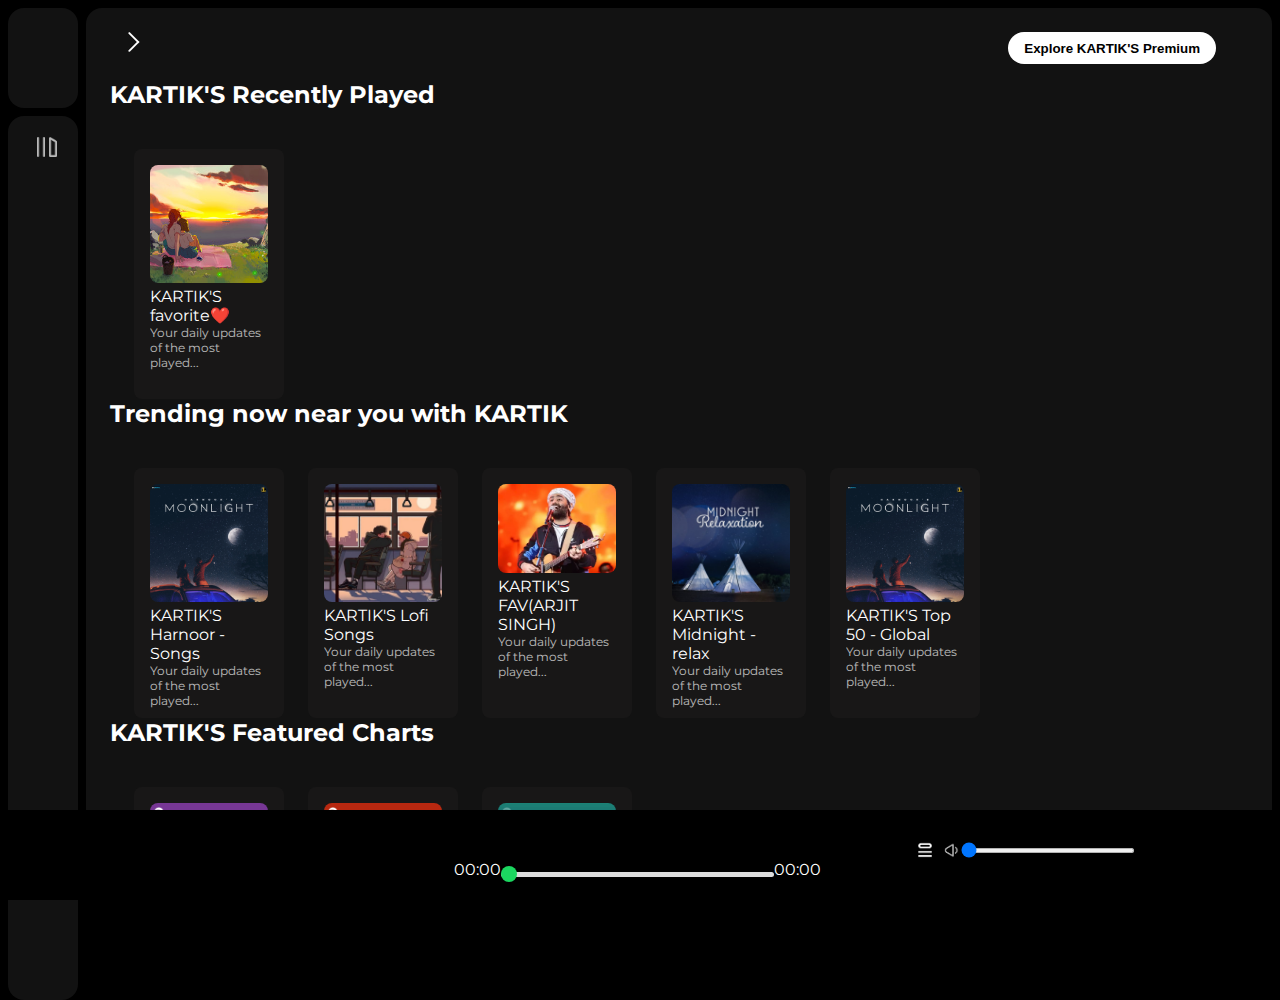
<file: index.html>
<!DOCTYPE html>
<html lang="en">
  <head>
    <meta charset="UTF-8" />
    <meta name="viewport" content="width=device-width, initial-scale=1.0" />
    <link rel="icon" href="./assets/SongWave-fotor-20230720122612.png" />
    <title>KARTIK'S MUSIC SYSTEM</title>
    <link rel="stylesheet" href="style.css" />
    <link rel="stylesheet" href="playlist.css" />
    <link rel="stylesheet" href="home_media.css" />
    <link rel="preconnect" href="https://fonts.googleapis.com" />
    <link rel="preconnect" href="https://fonts.gstatic.com" crossorigin />
    <link rel="manifest" href="./Manifest/manifest.json">
    <link
      href="https://fonts.googleapis.com/css2?family=Montserrat:wght@300;400;500;600;700&display=swap"
      rel="stylesheet"
    />

    <link
      rel="stylesheet"
      href="https://cdnjs.cloudflare.com/ajax/libs/font-awesome/6.4.0/css/all.min.css"
      integrity="sha512-iecdLmaskl7CVkqkXNQ/ZH/XLlvWZOJyj7Yy7tcenmpD1ypASozpmT/E0iPtmFIB46ZmdtAc9eNBvH0H/ZpiBw=="
      crossorigin="anonymous"
      referrerpolicy="no-referrer"
    />
  </head>
  <body>
    <div class="main">
      <!--!  sidebar -->
      <div class="sidebar">
        <!--* navigation -->
        <div class="nav">
          <div class="nav_option">
            <i class="fa-solid fa-house"></i>
            <a href="#" class="dis_none">Home</a>
          </div>
          <div class="nav_option">
            <i class="fa-solid fa-magnifying-glass"></i>
            <a href="#" class="dis_none">Search</a>
          </div>
        </div>

        <!--* library -->
        <div class="library">
          <div class="options">
            <div class="library_option nav_option">
              <button class="library_btn">
                <img src="./assets/library_icon.png" alt="library-icon" />
              </button>
              <a href="#" class="dis_none">Your Library</a>
            </div>
            <div class="icons dis_none">
              <i class="fa-solid fa-plus"></i>
              <i class="fa-solid fa-arrow-right"></i>
            </div>
          </div>

          <div class="lib_boxes dis_none">
            <div class="box">
              <p class="box_p1">Create your first playlist with KARTIK'S songwave</p>
              <p class="box_p2">It's easy, we'll help you</p>
              <button class="badge">Create playlist</button>
            </div>
          </div>
          <div class="lib_boxes dis_none">
            <div class="box">
              <p class="box_p1">Let's find some podcasts to follow</p>
              <p class="box_p2">We'll keep you updated on new episodes</p>
              <button class="badge">Brows podcast</button>
            </div>
          </div>
        </div>
      </div>

      <!--!  main_content -->
      <div class="main_content bg_main">
        <!--* sticky navbar -->
        <div class="sticky_nav">
          <div class="sticky_nav_icons">
            <a href="playlist.html">
              <img src="./assets/forward_icon.png" alt="forward_icon"
            /></a>
          </div>
          <div class="sticky_nav_options">
            <button class="badge nav_item hide">Explore KARTIK'S Premium</button>
            <button class="badge nav_item dark_badge download_app">
              <i class="fa-regular fa-circle-down " style="margin-right: 7px"></i
              >Download App
            </button>
            <i class="fa-regular fa-user nav_item"></i>
          </div>
        </div>
 
        <!--*  Card section -->
        <div class="img_after_sticky_nav none">
          <h2><br><br><br></h2>
          <p>
            (cool. <br />
            music everyday)
          </p>
          <a href="playlist.html" class="listen_now">
            <i class="fa-solid fa-play"></i>
            <p>Listen now</p></a
          >
        </div>

        <h2 class="card_heading">KARTIK'S Recently Played</h2>
        <div class="cards_conntainer">
          <a href="playlist.html">
            <div class="card">
              <img
                src="./assets/chill.jpg"
                alt="card1img"
                class="card_img"
              />
              <p class="card_title">KARTIK'S favorite❤️</p>
              <p class="card_info">Your daily updates of the most played...</p>
            </div></a
          >
        </div>

        <h2 class="card_heading">Trending now near you with KARTIK</h2>
        <div class="cards_conntainer">
          <a href="./harnoor/hrnoor.html">
            <div class="card">
              <img
                src="./assets/Harnoor.jpg"
                alt="card1img"
                class="card_img"
              />
              <p class="card_title">KARTIK'S Harnoor - Songs</p>
              <p class="card_info">Your daily updates of the most played...</p>
            </div></a
          >

          <a href="playlist.html">
            <div class="card">
              <img
                src="./assets/mind relax lofi song.jpg"
                alt="card1img"
                class="card_img"
              />
              <p class="card_title">KARTIK'S Lofi Songs</p>
              <p class="card_info">Your daily updates of the most played...</p>
            </div>
          </a>

          <a href="playlist.html">
            <div class="card">
              <img
                src="./assets/arjit singh.webp"
                alt="card1img"
                class="card_img"
              />
              <p class="card_title">KARTIK'S FAV(ARJIT SINGH)</p>
              <p class="card_info">Your daily updates of the most played...</p>
            </div>
          </a>

          <a href="playlist.html">
            <div class="card">
              <img
                src="./assets/midnight relaxing.jpg"
                alt="card1img"
                class="card_img"
              />
              <p class="card_title">KARTIK'S Midnight - relax</p>
              <p class="card_info">Your daily updates of the most played...</p>
            </div>
          </a>

          <a href="/harnoor/hrnoor.html">
            <div class="card">
              <img
                src="./assets/Harnoor.jpg"
                alt="card1img"
                class="card_img"
              />
              <p class="card_title">KARTIK'S Top 50 - Global</p>
              <p class="card_info">Your daily updates of the most played...</p>
            </div>
          </a>
        </div>

        <h2 class="card_heading">KARTIK'S Featured Charts</h2>
        <div class="cards_conntainer">
        <a href="playlist.html">
          <div class="card">
            <img src="./assets/card5img.jpeg" alt="card1img" class="card_img" />
            <p class="card_title">Top Songs - Global</p>
            <p class="card_info">Your daily updates of the most played...</p>
          </div>
        </a>

<a href="playlist.html">
  <div class="card">
    <img src="./assets/card6img.jpeg" alt="card1img" class="card_img" />
    <p class="card_title">KARTIK'S Top Songs - India</p>
    <p class="card_info">Your daily updates of the most played...</p>
  </div>
</a>
      
         <a href="playlist.html"> <div class="card">
          <img src="./assets/card1img.jpeg" alt="card1img" class="card_img" />
          <p class="card_title">KARTIK'S Top 50 - Global</p>
          <p class="card_info">Your daily updates of the most played...</p>
        </div></a>
        </div>
        <div class="footer">
          <div class="line"></div>
        </div>
      </div>

      <!--!   music player -->
      <div class="music_player">
        <!--*   Album -->
        <div class="album"></div>

        <!--*   music player -->
        <div class="player">
          <div class="player_control">
          <a href="playlist.html"><i class="fa-solid fa-hand-point-right player_control_icon" ></i></a>
            <i class="fa-solid fa-backward-step player_control_icon"></i>
            <a href="playlist.html">
              <i
                class="fa-solid fa-circle-play player_control_icon"
                style="opacity: 1; font-size: 2rem"
              ></i
            ></a>
            <i class="fa-solid fa-forward-step player_control_icon"></i>
            <i class="fa-solid fa-reply player_control_icon"></i>
          </div>
          <div class="playback_bar">
            <span class="curr_time">00:00</span>
            <input
              type="range"
              min="0"
              max="100"
              class="porgress_bar"
              step="1"
              value="0"
            />
            <span class="tot_time">00:00</span>
          </div>
        </div>

        <!--*   controls -->
        <div class="controls">
          <img
            src="./assets/controls_icon3.png"
            alt="controls_icon3"
            class="controls_icons"
            style="height: 1.2rem"
          />
          <img
            src="./assets/controls_icon5.png"
            alt="controls_icon5"
            class="controls_icons"
          />
          <input
            type="range"
            min="0"
            max="100"
            step="1"
            value="0"
            class="volume_range"
          />
        </div>
      </div>
    </div>
    
    <script src="responsive.js"></script>
    <script type="text/javascript" src="./Manifest/add_home_screen.js"></script>
  </body>
</html>
</file>
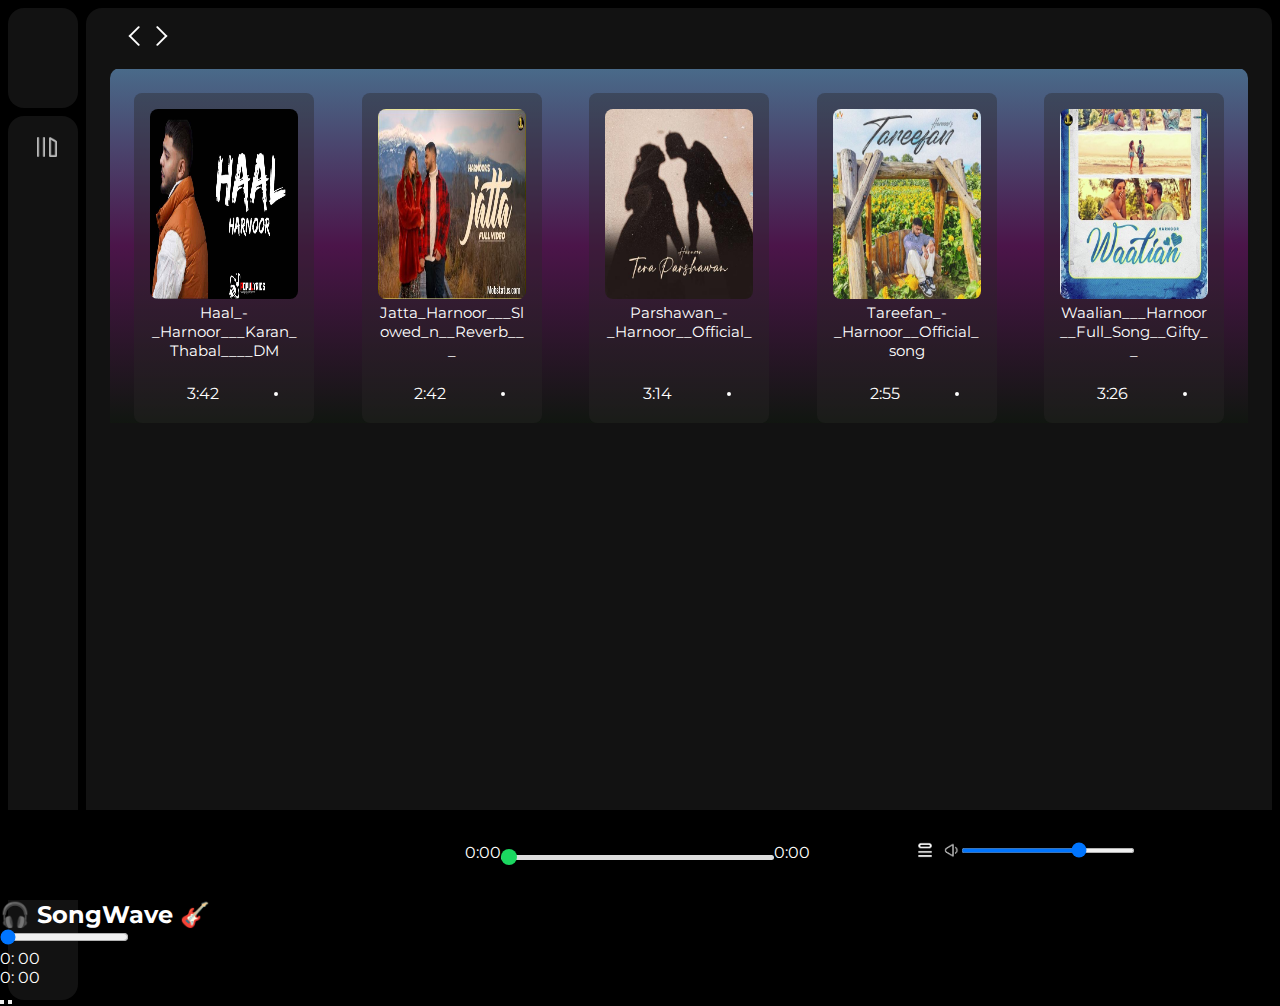
<file: harnoor/hrnoor.html>
<!DOCTYPE html>
<html lang="en">
  <head>
    <meta charset="UTF-8" />
    <meta name="viewport" content="width=device-width, initial-scale=1.0" />
    <link rel="icon" href="../assets/SongWave-fotor-20230720122612.png" />
    <title>SongWave - Harnoor: playlist</title>
    <link rel="stylesheet" href="/style.css" />
    <link rel="stylesheet" href="/playlist.css" />
    <link rel="stylesheet" href="/playlist_media.css" />
    <link rel="stylesheet" href="/playbox.css" />
    <link rel="preconnect" href="https://fonts.googleapis.com" />
    <link rel="preconnect" href="https://fonts.gstatic.com" crossorigin />
    <link
      href="https://fonts.googleapis.com/css2?family=Montserrat:wght@300;400;500;600;700&display=swap"
      rel="stylesheet"
    />

    <link
      rel="stylesheet"
      href="https://cdnjs.cloudflare.com/ajax/libs/font-awesome/6.4.0/css/all.min.css"
      integrity="sha512-iecdLmaskl7CVkqkXNQ/ZH/XLlvWZOJyj7Yy7tcenmpD1ypASozpmT/E0iPtmFIB46ZmdtAc9eNBvH0H/ZpiBw=="
      crossorigin="anonymous"
      referrerpolicy="no-referrer"
    />
  </head>
  <body>
    <div id="container1">
      <div class="main bg_main">
        <!--!  sidebar -->
        <div class="sidebar">
          <!--* navigation -->
          <div class="nav">
            <div class="nav_option">
              <i class="fa-solid fa-house"></i>
              <a href="index.html" class="dis_none">Home</a>
            </div>
            <div class="nav_option">
              <i class="fa-solid fa-magnifying-glass"></i>
              <a href="#" class="dis_none">Search</a>
            </div>
          </div>

          <!--* library -->
          <div class="library">
            <div class="options">
              <div class="library_option nav_option">
                <button class="library_btn">
                  <img src="../assets/library_icon.png" alt="library-icon" />
                </button>
                <a href="#" class="dis_none">Your Library</a>
              </div>
              <div class="icons dis_none">
                <i class="fa-solid fa-plus"></i>
                <i class="fa-solid fa-arrow-right"></i>
              </div>
            </div>

            <div class="lib_boxes dis_none">
              <div class="box">
                <p class="box_p1">Create your first playlist</p>
                <p class="box_p2">It's easy, we'll help you</p>
                <button class="badge">Create playlist</button>
              </div>
            </div>
            <div class="lib_boxes dis_none">
              <div class="box">
                <p class="box_p1">Let's find some podcasts to follow</p>
                <p class="box_p2">We'll keep you updated on new episodes</p>
                <button class="badge">Brows podcast</button>
              </div>
            </div>
          </div>
        </div>
 
        <!--!  main_content -->
        <div class="main_content bg_main">
          <!--* sticky navbar -->
          <div class="sticky_nav">
            <div class="sticky_nav_icons">
              <a href="/index.html">
                <img src="../assets/backward_icon.png" alt="backward_icon"
              /></a>
              <img
                src="../assets/forward_icon.png"
                alt="forward_icon"
                class="hide"
              />
            </div>
            <div class="sticky_nav_options">
            
              <i class="fa-regular fa-user nav_item"></i>
            </div>
          </div>

          <!--*  Playlist section -->
          <div class="playlist">
            <div class="playlist_header" id="playlist_header"></div>
            <div class="play_shuffle_btn none">
              <button id="playlist_play_btn">
                <i class="fa-solid fa-play" id="playlist_play_btn_icon"></i>
                <p>play</p>
              </button>
              <button>
                <i class="fa-solid fa-shuffle"></i>
                <p>shuffle</p>
              </button>
            </div>

            <div class="songs" id="songsCon">
              <h2 class="none">Top Tracks</h2>
            </div>
            <!-- songs div end -->
          </div>
          <!-- playlist div end -->
        </div>
        <!--main_Content div end-->

        <!--!   music player -->
        <div class="music_player">
          <!--*   Album -->
          <div class="album d_none" id="album"></div>

          <!--*   music player -->
          <div class="player">
            <div class="player_control">
              <i
                class="pointer fa-solid fa-hand-point-right player_control_icon"  id="goto_playabr"
              ></i>
              <i
                class="pointer fa-solid fa-backward-step player_control_icon"
                id="pre_song_btn"
              ></i>
              <i
                class="pointer fa-solid fa-circle-play player_control_icon"
                style="opacity: 1; font-size: 2rem"
                id="master_player"
              ></i>
              <i
                class="pointer fa-solid fa-forward-step player_control_icon"
                id="next_song_btn"
              ></i>
              <i class="pointer fa-solid fa-reply player_control_icon" id="reply_btn"></i>
            </div>
            <div class="playback_bar">
              <span id="min_runing">0</span>: <span id="sec_runing">00</span>
              <input
                type="range"
                min="0"
                max="100"
                class="porgress_bar"
                id="inp_range"
                value="0"
              />
              <span id="min_totel">0</span>: <span id="sec_totel">00</span>
            </div>
          </div>

          <!--*   controls -->
          <div class="controls d_none">
            <img
              src="../assets/controls_icon3.png"
              alt="controls_icon3"
              class="controls_icons"
              style="height: 1.2rem"
            />
            <img
              src="../assets/controls_icon5.png"
              alt="controls_icon5"
              class="controls_icons"
            />
            <input
              type="range"
              min="0"
              max="100"
              step="1"
              value="70"
              class="volume_range"
              id="volume_rang"
            />
          </div>
        </div>
      </div>
    </div>

    <!--!  playbar-------------------------------------------------------- -->
    <!-- ? container2 -->
    <div id="container2">
      <!--!play box-->
      <div class="container_play" >
        <div class="center_play">
          <h2 class="chillM"><a href="/index.html">🎧 SongWave 🎸</a></h2>

        <div id="container_play_album">
         
        </div>
        
            <!--!Range-->
            <div class="inr">
              <input type="range" max="100" min="0" id="inp_range_pb" value="0" />
              <p id="runing_time">
                <span id="min_runing_pb">0</span>: <span id="sec_runing_pb">00</span>
              </p>
              <p id="total_time">
                <span id="min_totel_pb">0</span>: <span id="sec_totel_pb">00</span>
              </p>
            </div>

          <!--!buttons-->

          <div class="icons">
            <i class="fa-solid fa-backward-step fa-2x music" id="previous"></i>
            <i
              class="fa-regular fa-circle-play fa-2x music"
              id="masterplay_playbox"
            ></i>

            <i class="fa-solid fa-forward-step fa-2x music" id="next"></i>
          </div>

       

        </div>
        
 

        <div class="homeicons_playlist">
       
     <button>   <a href="/index.html">   <i
      class="fa-solid fa-house-chimney-crack bu_icon"
    ></i></a></button>

<button class="playlist_btn_playbox">          <i class="fa-brands fa-playstation bu_icon"></i></button>
        </div>


      </div>
    </div>

    <script src="harnoor.js"></script>
    <script src="/responsive.js"></script>
 
  </body>
</html>
</file>
<file: style.css>
*{
    margin: 0;
    padding: 0;
    box-sizing: border-box;
}
body{
    font-family: 'Montserrat', sans-serif;
    background-color: #000;
    color: #fff;
    margin: 0;
    overflow: hidden;
}
.main{
    display: flex;
    height: 100vh;
    padding: 0.5rem;
    
}
.sidebar{
    background-color: #000000;
    width: 70px;
    border-radius: 1rem; /** 16px */
    margin-right: 0.5rem;
  
}

.main_content{
    background-color:#121212;
    flex: 1;
    border-radius: 1rem;
    overflow: auto;
    padding: 0 1.5rem 0  1.5rem;
}
.music_player{
    background-color: rgb(0, 0, 0);
    position: fixed;
    bottom: 0;
    width: 100%;
    height: 90px;
}
a{
    text-decoration: none;
    color: white;
}
.nav{
    background-color: #121212;
    border-radius: 1rem;
    display: flex;
    flex-direction: column;
    justify-content: center;
    height: 100px;
    padding: 0.75rem 0.5rem;
}
.nav_option{
    line-height: 2.5rem;
    opacity: 0.7;
    padding: 0.5rem 0.80rem;
}
.nav_option i{
    font-size: 1.25rem;
}
.nav_option a{
    font-size: 1rem;
    margin-left: 1rem;
}
.nav_option:hover{
    opacity: 1;
}
.library{
    background-color: #121212;
    border-radius: 1rem;
    height: 100%;
    margin-top: 0.5rem;
    padding: 0.5rem 1rem;
}
.options{
    display: flex;
    justify-content: space-between;
    align-items: center;

}
.library_option img{
    height: 1.25rem;
    width: 1.25rem;
}
.icons{
    font-size: 1.3rem;
    display: flex;
}
.icons i{
    opacity: 0.7;
    margin-right: 1rem;
}
.icons i:hover{
    opacity: 1;
    cursor: pointer;
}
.box{
    height: fit-content;
  /*   height: 8rem; */
    background-color: #292727;
    border-radius: 0.75rem;
    margin: 0.75rem 0 1.75rem 0;
    padding: 0.71rem 1.25rem;
}
.box_p1{
    font-size: 1rem;
    font-weight: 500;
}
.box_p2{
    font-size: 0.75rem;
    opacity: 0.8;
}
.badge{
    background-color: #fff;
    color: black;
    border: none;
    border-radius: 100px;
    padding: 0.25rem 1rem;
    font-weight: 700;
    margin-top: 0.5rem;
    height: 2rem;
    width: fit-content;
    
}
.sticky_nav{
    position: sticky;
    top: 0;
    background-color: #121212;
    display: flex;
    justify-content: space-between;
    align-items: center;
    padding: 1rem 0;
    z-index: 99;
}
.sticky_nav_icons{
 margin-left: 0.75rem;
}
.sticky_nav_options{
    display: flex;
    justify-content: center;
    align-items: center;
   
}
.nav_item{
    margin-right: 1rem;
}
.dark_badge{
    background-color: #000;
    color: white;
}


@media screen and (max-width:1000px) {
    .hide{
        display: none;
    }
}

.card{
    background-color: #29272743;
    width: 150px;
    border-radius: 0.5rem;
    padding: 1rem;
    margin-left: 1.5rem;
    transition: all 0.5s;
    margin-top: 1rem;
    height: 250px;
}
.card:hover{
    background-color: #292727;
}
.cards_conntainer{
    display: flex;
    flex-wrap: wrap;
    margin-top: 1.5rem;

}
.card_img{
    width: 100%;
    border-radius: 0.5rem;
}
.card_title{
    font-weight: 600px;
}
.card_info{
    font-size: 0.75rem;
    opacity: 0.7;
}
.footer{
    height: 300px;
    display: flex;
    align-items: center;
    justify-content: center;
}
.line{
    width: 90%;
    height: 30%;
    border-top: 0.5px solid white;
    opacity: 0.4;
}

.music_player{
    display: flex;
    justify-content: space-between;
    align-items: center;
    padding-bottom: 10px;
}
.album{
    width: 28%;
    display: flex;
    align-items: center;
    margin: 0.3rem;
 
}
.album_picture{
    margin-right: 10px;
    border-radius: 10px;
    height: 60px;
    width: 60px;
}
.song_ti_name{
    width: fit-content;
    overflow: auto;
   
}
.song_ti_name::-webkit-scrollbar{
    display: none;
}
.album_icon{
    height: 2rem;
    margin-left: 1rem;
}



.player{
    width: 44%;
   
}
.player_control_icon{
    font-size: 1.4rem;
    margin-right: 2rem;
    opacity: 0.7;
    margin-bottom: 0.3rem;
}
.player_control_icon:hover{
    opacity: 1;
}
.player_control{
    display: flex;
    justify-content: center;
    align-items: center;
}
.playback_bar{
    display: flex;
    justify-content: center;
    align-items: center;
}
.porgress_bar{
    appearance: none;
    width: 50%;
    background-color: transparent;
    cursor: pointer;
    padding-top: 10px;
    
}
.porgress_bar::-webkit-slider-runnable-track{
    background-color: #ddd;
    border-radius: 100px;
    height: 0.3rem;
}
.porgress_bar::-webkit-slider-thumb{
    appearance: none;
    height: 1rem;
    width: 1rem;
    background-color: #1bd760;
    border-radius: 50%;
    margin-top: -6px;
    
}
.controls{
    width: 28%;
    display: flex;
    align-items: center;
    margin-right: 30px;
  
}
.controls_icons{
    height: 2rem;
    margin-left: 0.3rem;
}
.volume_range{
    width: 50%;
    height: 5px;
}

.library_btn{
    background-color: transparent;
    border: none;
}
.library_btn:hover{
    cursor: pointer;
}
 
.library_btn{
    padding: 0;
}
.dis_none{
    display: none;
}
.none{
    display: none;
}
</file>
<file: playlist.css>
.playlist {
  height: 76%;
  width: 100%;
  margin: auto;
  padding-top: 1px;
  align-items: center;
  overflow: auto;
  border-radius: 10px;
}
.songs {
  background: linear-gradient(
    rgba(112, 168, 221, 0.59),
    rgba(117, 23, 114, 0.577),
    rgba(7, 59, 3, 0.097)
  );
  display: flex;
  flex-wrap: wrap;
  margin: auto;
  justify-content: center;

}
.playlist::-webkit-scrollbar {
  display: none;
}
.play_h2 {
  text-align: center;
  color: rgb(255, 255, 255);
}
.img_and_title {
  display: flex;
  align-items: center;
  width: 70%;
  padding-left: 10px;
  overflow: auto;
}
.song_cover {
  height: 80px;
  width: 80px;
  border-radius: 30px;
  margin-right: 10px;
}
.time_play_btn {
  display: flex;
  align-items: center;
  justify-content: center;
  width: 100%;
  overflow: auto;
  position: absolute;
  bottom: 20px;
  left: 0%;
}
.song_duration {
  margin-left: 1px;
}
.img_and_title::-webkit-scrollbar {
  display: none;
}
.playsong_btn {
  background-color: transparent;
  color: white;
  border: none;
  cursor: pointer;
  font-size: 15px;
  margin: 0;
}

.song_card {
  background-color: #29272764;
  width: 180px;
  height: 330px;
  border-radius: 0.5rem;
  padding: 1rem;
  margin: auto;
  margin-left: 1.5rem;
  margin-top: 1.5rem;
  transition: all 0.5s;
  overflow: auto;
  text-align: center;
  position: relative;
}
.song_card:hover {
  background-color: #3d3c3ccc;
}
.song_card_img {
  width: 100%;
  height: 190px;
  border-radius: 0.5rem;
}
.song_card::-webkit-scrollbar {
  display: none;
}
.songcard_title {
  font-size: 15px;
  overflow-wrap: break-word;
}

.pointer:hover {
  cursor: pointer;
}

.song_card_btns {
  padding: 0 15px;
}
.download_btn {
  border: 2px solid white;
  border-radius: 100%;
  padding: 0;
  margin-left: 10px;
  font-size: 20px;
}
.playlist_header {
  display: none;
}
</file>
<file: home_media.css>
@media screen and (max-width: 500px) {
 .none{
  display: inline-block;
 } 
  body {
    font-family: "Montserrat", sans-serif;
    background-color: #000;
    color: #fff;
    margin: 0;
    overflow: hidden;
  }
  .main {
    display: flex;
    height: 100vh;
    padding: 0rem;
    background: linear-gradient(
      rgba(20, 129, 231, 0.486),
      rgba(109, 55, 107, 0.467),
      rgba(223, 149, 184, 0.399)
    );
    
  }
  .sidebar {
    display: none;
  }

 
  .bg_main {
    background: linear-gradient(
      rgba(112, 169, 221, 0.375),
      rgba(117, 23, 114, 0.21),
      rgba(31, 230, 13, 0)
    );
    padding: 0;
    border-radius: 0;
  }
  .music_player {
    background-color: rgb(0, 0, 0);
    position: fixed;
    bottom: 0;
    left: 0;
    width: 100%;
    height: 90px;
    margin: auto;
  }
  a {
    text-decoration: none;
    color: white;
  }

  .sticky_nav {
    position: sticky;
    top: 0;
    background-color:    rgb(27, 86, 141);
    display: flex;
    justify-content: space-between;
    align-items: center;
    padding: 1rem 0;
    width: 100%;
    margin: 0;
   
   
  }
  .sticky_nav_icons {
    margin-left: 0.75rem;
  }
  .sticky_nav_options {
    display: flex;
    justify-content: center;
    align-items: center;
  }
  .nav_item {
    margin-right: 1rem;
  }
  .dark_badge {
    background-color: #00000064;
    color: white;
  }
  .img_after_sticky_nav {
    height: 300px;
    width: 93%;
    display: inline-block;
    display: flex;
    justify-content: center;
    align-items: flex-start;
    flex-direction: column;
    position: relative;
    margin:auto;
    margin-top: 10px;
    z-index: 1;
    padding-left: 40px;

  }
  .img_after_sticky_nav h2{
width: 150px;
padding: 5px;
font-size: 2.5rem;
  }
  .img_after_sticky_nav p{
    width: 250px;
    padding: 5px;
    font-size: 1.5rem;
      }
      .listen_now{
background-color: #1bd786;
display: flex;
justify-content: center;
align-items: center;
padding: 5px 15px;
border-radius: 20px;
margin-top: 20px;
color: black;
      }
      .listen_now:hover{
        background-color: #4edb82db;
      }
      .listen_now p{
        width: 100px;
        font-size: 15px;
        font-weight: 500;
        margin-left: 10px;
      }
 
  .img_after_sticky_nav::before {
    content: "";
    width: 100%;
    height: 100%;
    position: absolute;
    top: 0;
    left: 0;
    background: url("./cover/nu img 0.jpg");
    background-size: cover;
   border-radius: 20px;
    opacity: 1;
    display: flex;
    justify-content: center;
    align-items: center;
    margin: auto;
    z-index: -1;
  }

  @media screen and (max-width: 1000px) {
    .hide {
      display: none;
    }
  }

  .card {
    background-color: #29272743;
    width: 150px;
    border-radius: 0.5rem;
    padding: 1rem;
    margin-left: 1.5rem;
    transition: all 0.5s;
    height: 250px;
   
  }
  .card:hover {
    background-color: #292727;
  }
  .cards_conntainer {
    display: flex;
  flex-wrap: nowrap;
    margin-top: 1.5rem;
    overflow: auto;
  }
  .cards_conntainer::-webkit-scrollbar{
    display: none;
   }
  .card_heading{
    margin-top: 30px;
    margin-left: 1.5rem;
    font-size: 1.7rem;
  }
  .card_img {
    width: 100%;
    border-radius: 0.5rem;
    height: 120px;
  }
  .card_title {
    font-weight: 600px;
  }
  .card_info {
    font-size: 0.75rem;
    opacity: 0.7;
  }
  .footer {
    height: 100px;
    display: flex;
    align-items: center;
    justify-content: center;
  }
  .line {
    width: 90%;
    height: 30%;
    border-top: 0.5px solid white;
    opacity: 0.4;
  }

  .music_player {
    display: flex;
    justify-content: space-between;
    align-items: center;
    padding-bottom: 10px;
  }
  .album {
   display: none;
  }
 
  

  .player {
    width: 100%;
  }
  .player_control_icon {
    font-size: 1.4rem;
    margin-right: 2rem;
    opacity: 0.7;
    margin-bottom: 0.3rem;
  }
  .player_control_icon:hover {
    opacity: 1;
  }
  .player_control {
    display: flex;
    justify-content: center;
    align-items: center;
  }
  .playback_bar {
    display: flex;
    justify-content: center;
    align-items: center;
  }
  .porgress_bar {
    appearance: none;
    width: 50%;
    background-color: transparent;
    cursor: pointer;
    padding-top: 10px;
  }
  .porgress_bar::-webkit-slider-runnable-track {
    background-color: #ddd;
    border-radius: 100px;
    height: 0.3rem;
  }
  .porgress_bar::-webkit-slider-thumb {
    appearance: none;
    height: 1rem;
    width: 1rem;
    background-color: #1bd760;
    border-radius: 50%;
    margin-top: -6px;
  }
  .controls {
   display: none;
  }
   
 

  .library_btn {
    background-color: transparent;
    border: none;
  }
  .library_btn:hover {
    cursor: pointer;
  }

  .library_btn {
    padding: 0;
  }
  .dis_none {
    display: none;
  }
}
</file>
<file: playlist_media.css>
/*!  responsive */
   @media screen and (max-width: 500px) {
    .none{
      display: inline-block;
     }
    .sidebar {
      display: none;
    }
    .songs {
      background: transparent;
      display: flex;
      flex-direction: column;
      
    }.songs h2{
      margin: 40px 0 0 7%;
      font-weight: 500;
      height: 40px;
    }
    .sticky_nav {
      background: transparent;
    }
    .bg_main {
      background: linear-gradient(
        rgba(112, 169, 221, 0.375),
        rgba(117, 23, 114, 0.21),
        rgba(31, 230, 13, 0)
      );
      padding: 0;
      border-radius: 0;
    }
    .playlist_header {
      display: flex;
      flex-direction: column;
      margin-left: 30px;
    }
    .playlist_header_img {
      height: 150px;
      width: 150px;
      border-radius: 10px;
    }
    .playlist_header_title {
      margin-top: 15px;
      width: 300px;
      font-weight: 400;
      word-break: break-all;
      overflow: auto;
      font-size: 20px;
    }
    .play_shuffle_btn{
     
      display: flex;
      justify-content: space-around;
      width: 95%;
      margin-top: 15px;
    }
    .play_shuffle_btn button{
      width: 150px;
      display: flex;
      justify-content: center;
      align-items: center;
      height: 38px;
      border-radius: 8px;
      border: none;
      color: white;
      font-family: Arial, Helvetica, sans-serif;
      background-color: rgba(125, 120, 120, 0.349);
      letter-spacing: 1px;
      font-size: 15px;
    }
    .play_shuffle_btn button i {
  margin-right: 15px;
    }
    .play_shuffle_btn button:hover{
      cursor: pointer;
      background-color: rgba(125, 120, 120, 0.542);
    }
   #playlist_play_btn{
      color: black;
      background-color: rgba(0, 255, 255, 0.74);
   }
   #playlist_play_btn:hover{
     
      background-color: rgba(162, 233, 233, 0.795);
   }

   .song_card {
      background-color: #29272764;
      width: 95%;
      height: 80px;
      border-radius: 0.5rem;
      padding: 0 .5rem;
      transition: all 0.5s;
      overflow: auto;
      text-align: center;
      position: relative;
      display: flex;
      flex-direction: row;
     /*  background-color: red; */
      justify-content: flex-start;
      align-items: center;
      margin: 4px auto;  
    }
    .song_card_img {
      width: 50px;
      height: 50px;
      border-radius: 0.5rem;
    }
   .song_card_tit_img{
  display: flex;
  width: 65%;
  height: 100%;
  /* background-color: blue; */
  justify-content: flex-start;
  align-items: center;
  overflow: hidden;
   }
   .time_play_btn {
      display: flex;
      align-items: center;
      justify-content: center;
      padding-right: 10px;
      overflow: auto;
      position: absolute;
      top: 10%;
      left: 70%;
      width: 40%;
      height: 70%;
     /*  background-color: green; */
    }
    .download_btn{
      display: none;
    }.song_duration{
      margin: 0;
      padding: 0;
    }
    .songcard_title {
      font-size: 15px;
      overflow-wrap: auto;
      text-align: left;
      margin-left: 15px;
    }
    .d_none{
      display: none;
    }
    .player{
      width: 100%;
    }
    .all_btn{
      background-color: transparent;
      border: none;
      color: white;
    }
  }
</file>
<file: playbox.css>
@media screen and (max-width:500px) {
 

    .song_card {
        background-color: #29272764;
        width: 95%;
        height: 80px;
        border-radius: 0.5rem;
        padding: 0 .5rem;
        transition: all 0.5s;
        overflow: auto;
        text-align: center;
        position: relative;
        display: flex;
        flex-direction: row;
       /*  background-color: red; */
        justify-content: flex-start;
        align-items: center;
        margin: 4px auto;  
      }
      .song_card_img {
        width: 50px;
        height: 50px;
        border-radius: 0.5rem;
      }
     .song_card_tit_img{
    display: flex;
    width: 65%;
    height: 100%;
    /* background-color: blue; */
    justify-content: flex-start;
    align-items: center;
    overflow: hidden;
     }
     .time_play_btn {
        display: flex;
        align-items: center;
        justify-content: center;
        padding-right: 10px;
        overflow: auto;
        position: absolute;
        top: 10%;
        left: 70%;
        width: 40%;
        height: 70%;
       /*  background-color: green; */
      }
/* !----------------------------------------------------- */
    .container_play{
   height: 100vh;
   width: 100vw;
        padding-top: 3rem;
        text-align: center;
        color: antiquewhite;
        border-radius: 10px;
        background: linear-gradient(
        rgba(112, 168, 221, 0.711),
        rgba(143, 28, 139, 0.725),
        rgba(230, 13, 129, 0.234)
      );
       display: flex;
       flex-direction: column;
       justify-content: flex-start;
       align-items: center;
       }
       .center_play{
           display: flex;
           flex-direction: column;
           justify-content: center;
           align-items: center;
        
           
           
       }.paying_cover_img{
           height: 230px;
           width: 230px;
           border-radius: 50%;
           box-shadow: 5px 5px 50px rgba(235, 21, 100, 0.81);
        animation: rotate 7s linear infinite;
          
       }
       @keyframes rotate {
        0%{
            transform: rotate(0deg);
        }100%{
            transform: rotate(360deg);
        }
       }
       
       .playing_title{
           padding-top: 3rem;
           font-size: 2rem;
           width: 100%;
            
         
       }    #inp_range{
           width: 60vw;
           
         
       }.inr{
           padding-top: 2.3rem;
        position: relative;
           width: 100%;
           height: 90px;

         
       }
       #inp_range_pb{
width: 80%;
       }
       #runing_time{
           position: absolute;
           left: 40px;
           bottom: 0px;
           font-size: 1.2rem;
           font-weight: 600;
         
       }#total_time{
       position: absolute;
       right: 40px;
       bottom: 0;
       font-size: 1.2rem;
       font-weight: 600;
       }
       
       .icons{
           display: flex;
           justify-content: space-evenly;
           width: 100%;
           margin-top: 3.2rem;
           align-items: center;
       
       }.music{
           cursor: pointer;
           margin:0 1rem;
       } .bu_icon{
           cursor: pointer;
       }.chillM{
           padding-bottom: 2rem;
       } 
       .homeicons_playlist{
        display: flex;
        justify-content: space-around;
        margin-top: 4rem;
        width: 90%;
     
      
       }


       .homeicons_playlist button{
background-color: transparent;
border: none;
color: aliceblue;
font-size: 2.5rem;
       }
}
</file>
